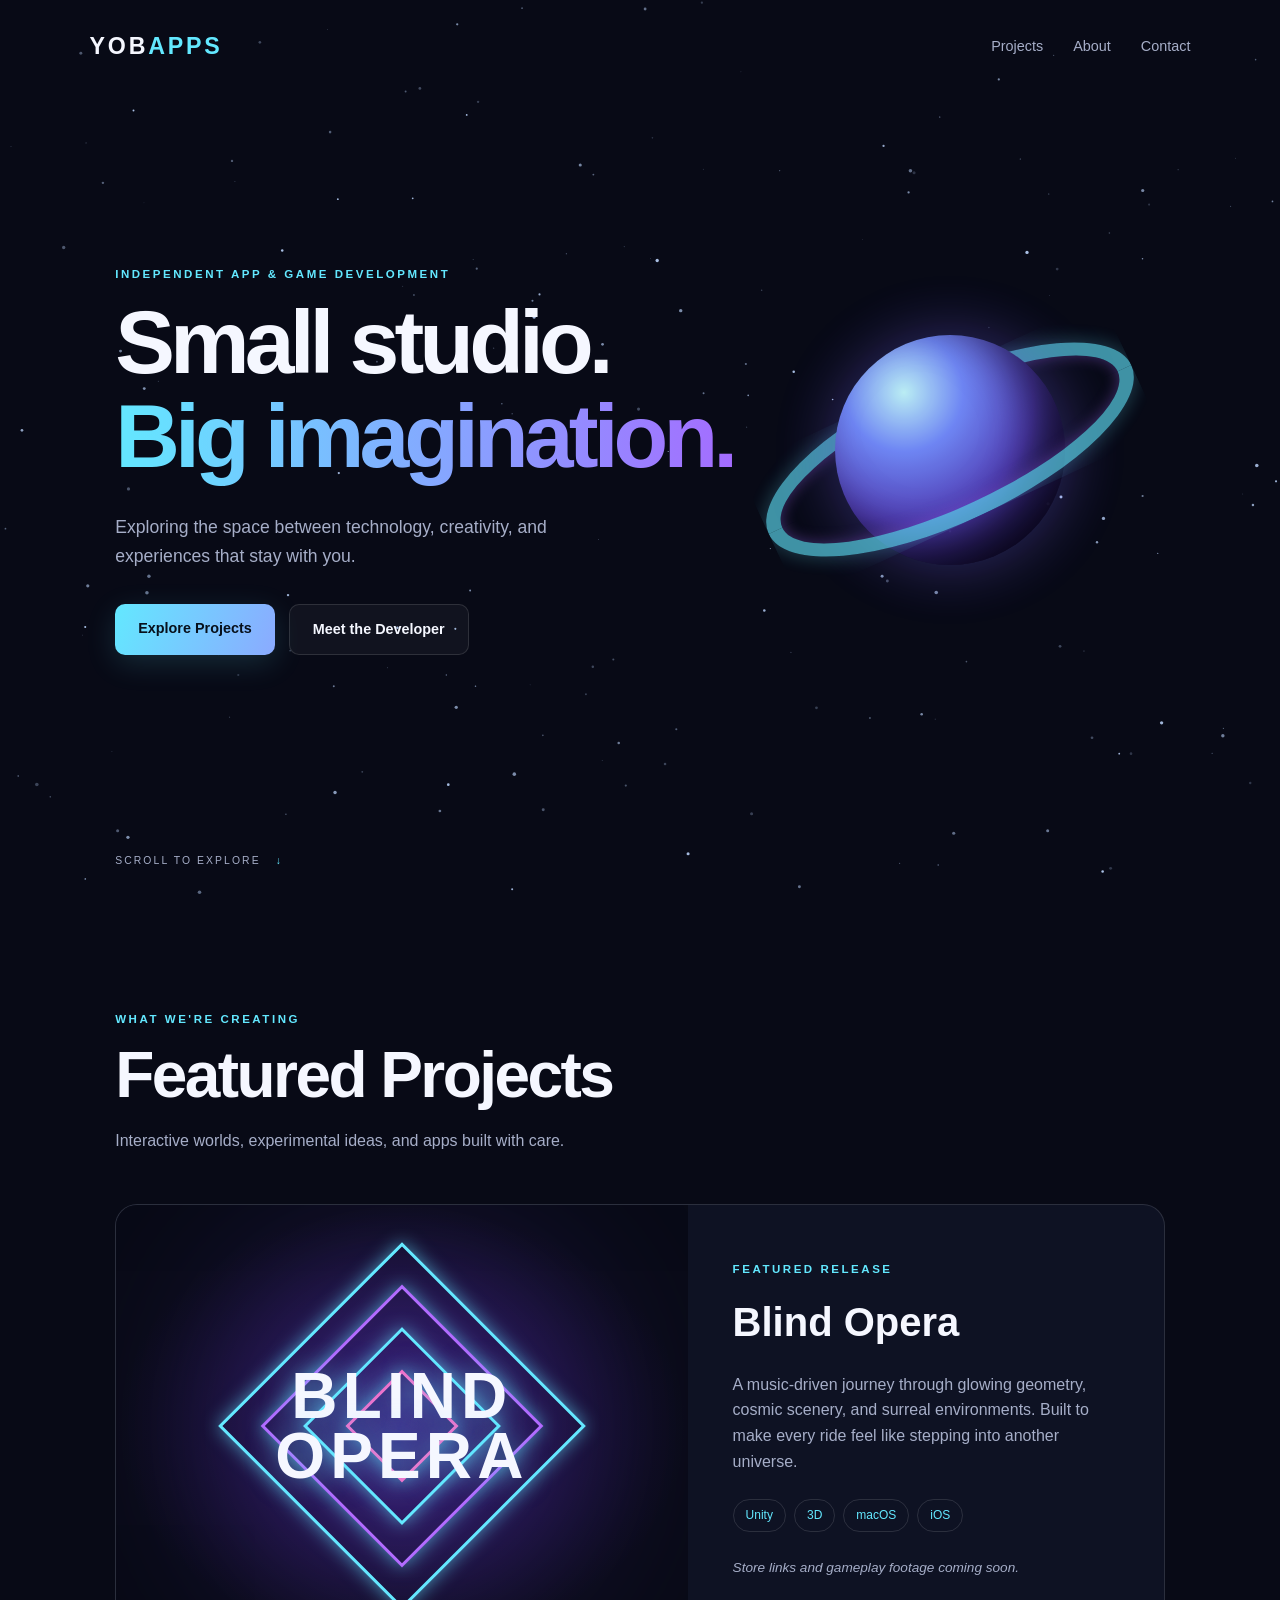
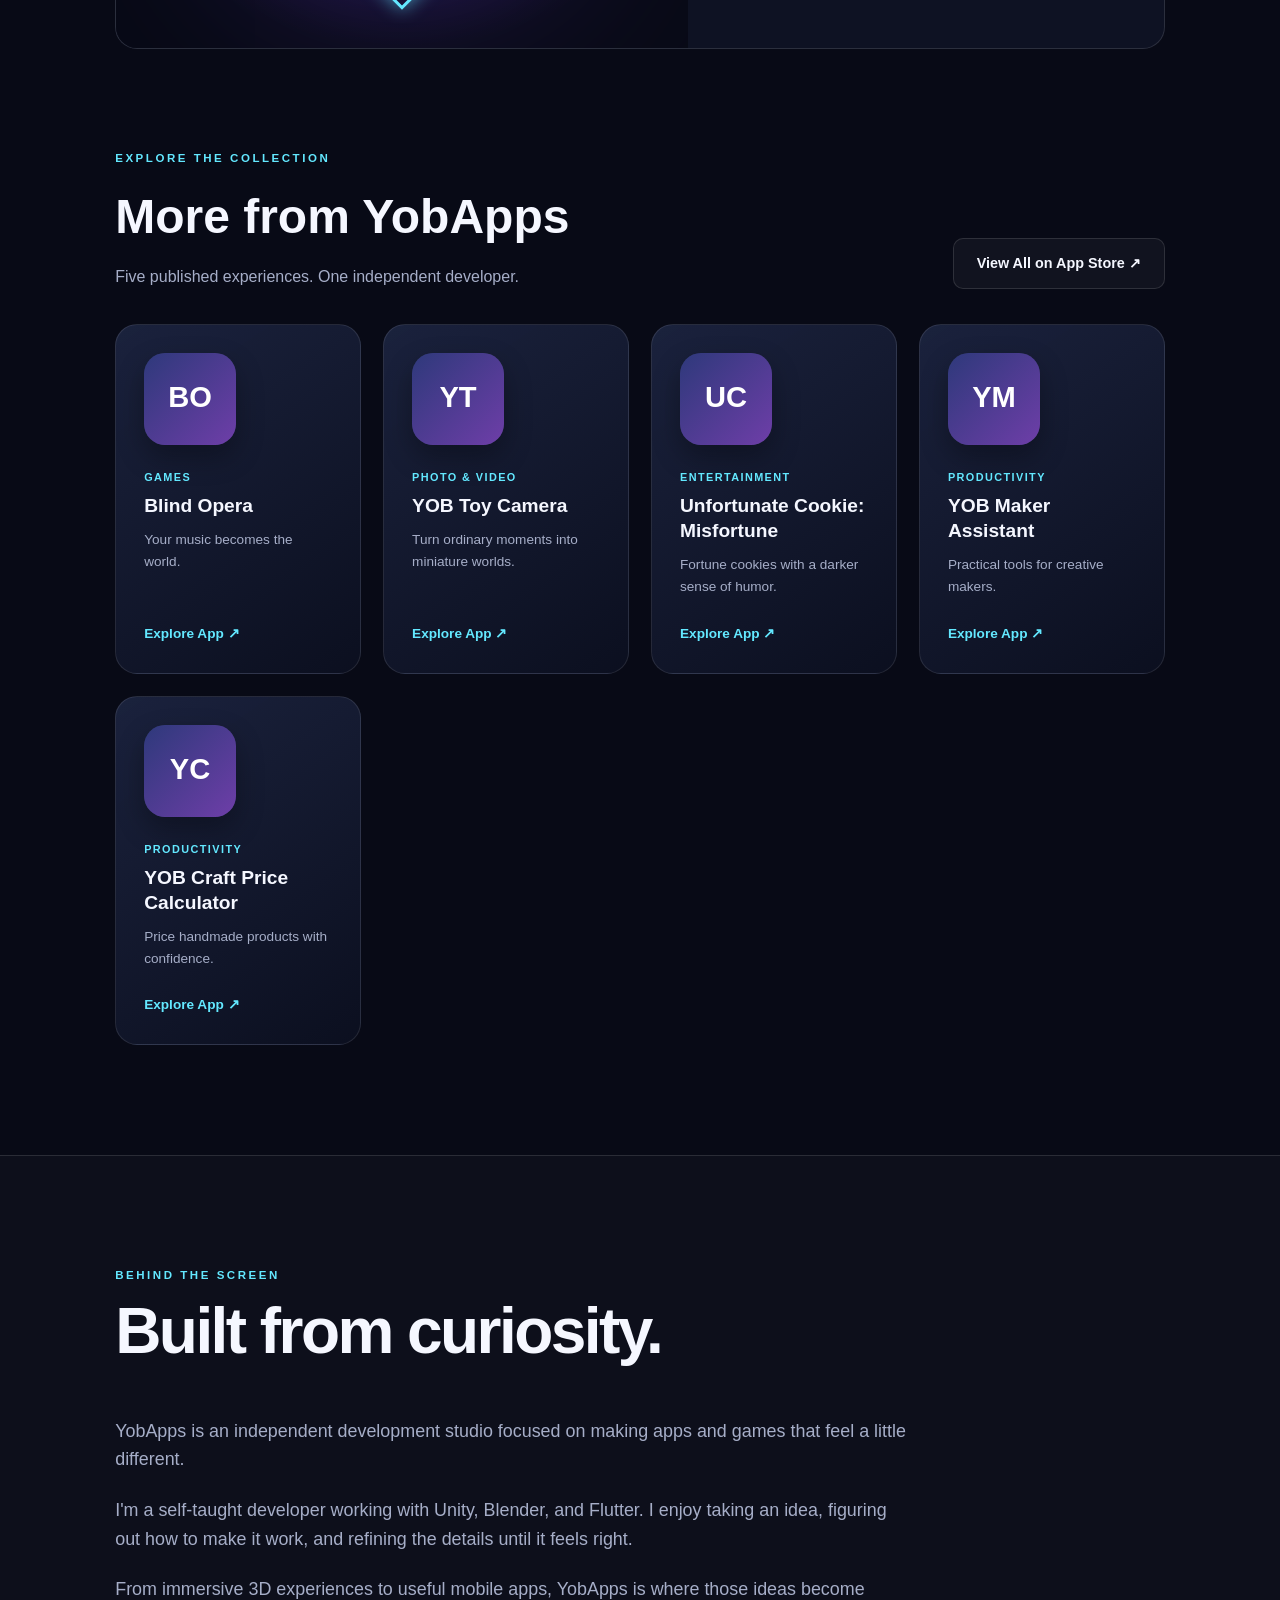
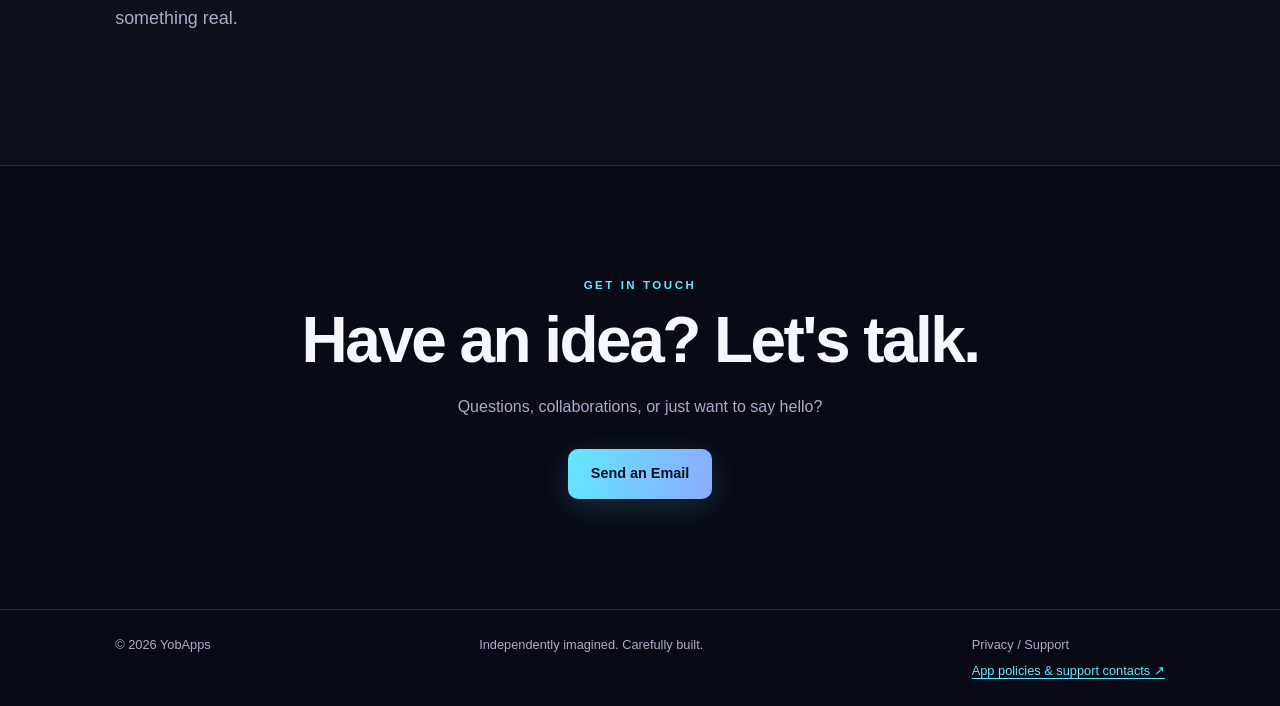
<file: index.html>
<!DOCTYPE html>
<html lang="en">
<head>
  <meta charset="UTF-8">
  <meta name="viewport" content="width=device-width, initial-scale=1.0">
  <meta name="theme-color" content="#080a16">
  <meta name="description" content="YobApps is an independent app and game development studio creating immersive digital experiences.">
  <title>YobApps | Independent App & Game Studio</title>
  <link rel="stylesheet" href="style.css">
</head>
<body>

  <canvas id="stars" aria-hidden="true"></canvas>

  <header class="site-header">
    <a class="logo" href="#home">YOB<span>APPS</span></a>

    <nav aria-label="Main navigation">
      <a href="#projects">Projects</a>
      <a href="#about">About</a>
      <a href="#contact">Contact</a>
    </nav>
  </header>

  <main>
    <section class="hero" id="home">
      <div class="hero-content">
        <p class="eyebrow">INDEPENDENT APP & GAME DEVELOPMENT</p>

        <h1>Small studio.<br><span>Big imagination.</span></h1>

        <p class="hero-description">
          Exploring the space between technology, creativity,
          and experiences that stay with you.
        </p>

        <div class="hero-actions">
          <a class="button primary" href="#projects">Explore Projects</a>
          <a class="button secondary" href="#about">Meet the Developer</a>
        </div>
      </div>

        <div class="hero-orb" aria-hidden="true">
          <div class="planet-rings rings-back"></div>
          <div class="orb-core"></div>
          <div class="planet-rings rings-front"></div>
        </div>

      <div class="scroll-hint">SCROLL TO EXPLORE <span>↓</span></div>
    </section>

    <section class="section projects-section" id="projects">
      <div class="section-heading">
        <p class="eyebrow">WHAT WE'RE CREATING</p>
        <h2>Featured Projects</h2>
        <p>Interactive worlds, experimental ideas, and apps built with care.</p>
      </div>

      <article class="featured-project">
        <div class="project-art" aria-label="Abstract neon artwork inspired by Blind Opera">
          <div class="project-glow"></div>
          <div class="project-tunnel tunnel-one"></div>
          <div class="project-tunnel tunnel-two"></div>
          <div class="project-tunnel tunnel-three"></div>
          <div class="project-tunnel tunnel-four"></div>
          <div class="project-art-title">BLIND<br>OPERA</div>
        </div>

        <div class="project-info">
          <p class="eyebrow">FEATURED RELEASE</p>
          <h3>Blind Opera</h3>
          <p>
            A music-driven journey through glowing geometry, cosmic scenery,
            and surreal environments. Built to make every ride feel like
            stepping into another universe.
          </p>

          <div class="project-tags">
            <span>Unity</span>
            <span>3D</span>
            <span>macOS</span>
            <span>iOS</span>
          </div>

          <p class="project-note">
            Store links and gameplay footage coming soon.
          </p>
        </div>
      </article>

     <div class="app-gallery-heading">
  <div>
    <p class="eyebrow">EXPLORE THE COLLECTION</p>
    <h3>More from YobApps</h3>
    <p>Five published experiences. One independent developer.</p>
  </div>

  <a
    class="button secondary"
    href="https://apps.apple.com/us/developer/lee-boats/id1888753315"
    target="_blank"
    rel="noopener noreferrer"
  >
    View All on App Store ↗
  </a>
</div>

<div class="app-grid" id="app-grid"></div>

<dialog class="app-dialog" id="app-dialog" aria-labelledby="app-dialog-title">
  <div class="dialog-header">
    <div class="dialog-identity">
      <img id="app-dialog-icon" alt="" width="76" height="76">

      <div>
        <p class="eyebrow" id="app-dialog-category"></p>
        <h3 id="app-dialog-title"></h3>
      </div>
    </div>

    <button class="dialog-close" id="dialog-close" type="button" aria-label="Close app details">
      ✕
    </button>
  </div>

  <p class="dialog-description" id="app-dialog-description"></p>

  <div class="screenshot-viewer">
    <div class="screenshot-gallery" id="screenshot-gallery" tabindex="0" role="region" aria-label="App screenshots"></div>
    <button class="screenshot-arrow screenshot-previous" id="screenshot-previous" type="button" aria-label="Previous screenshot" aria-controls="screenshot-gallery" disabled>‹</button>
    <button class="screenshot-arrow screenshot-next" id="screenshot-next" type="button" aria-label="Next screenshot" aria-controls="screenshot-gallery" disabled>›</button>
  </div>
  <div class="screenshot-counter" id="screenshot-counter" role="status" aria-live="polite" aria-atomic="true">0 / 0</div>

  <div class="dialog-footer">
    <span id="screenshot-status"></span>

    <a id="app-dialog-privacy" class="privacy-link" href="support.html">Privacy Policy ↗</a>

    <a
      id="app-dialog-link"
      class="button primary"
      href="#"
      target="_blank"
      rel="noopener noreferrer"
    >
      View on App Store ↗
    </a>
  </div>
</dialog>
    </section>

    <section class="section about-section" id="about">
      <div class="section-heading">
        <p class="eyebrow">BEHIND THE SCREEN</p>
        <h2>Built from curiosity.</h2>
      </div>

      <div class="about-content">
        <p>
          YobApps is an independent development studio focused on making
          apps and games that feel a little different.
        </p>

        <p>
          I'm a self-taught developer working with Unity, Blender, and Flutter.
          I enjoy taking an idea, figuring out how to make it work, and
          refining the details until it feels right.
        </p>

        <p>
          From immersive 3D experiences to useful mobile apps,
          YobApps is where those ideas become something real.
        </p>
      </div>
    </section>

    <section class="section contact-section" id="contact">
      <p class="eyebrow">GET IN TOUCH</p>
      <h2>Have an idea? Let's talk.</h2>
      <p>Questions, collaborations, or just want to say hello?</p>

      <a class="button primary" href="mailto:mrltb3@gmail.com">
        Send an Email
      </a>
    </section>
  </main>

  <footer>
    <span>© <span id="year"></span> YobApps</span>
    <span>Independently imagined. Carefully built.</span>
    <div class="footer-resources" aria-label="Privacy and support">
      <span>Privacy / Support</span>
      <a href="support.html">App policies &amp; support contacts ↗</a>
    </div>
  </footer>

  <script src="script.js"></script>
</body>
</html>
</file>
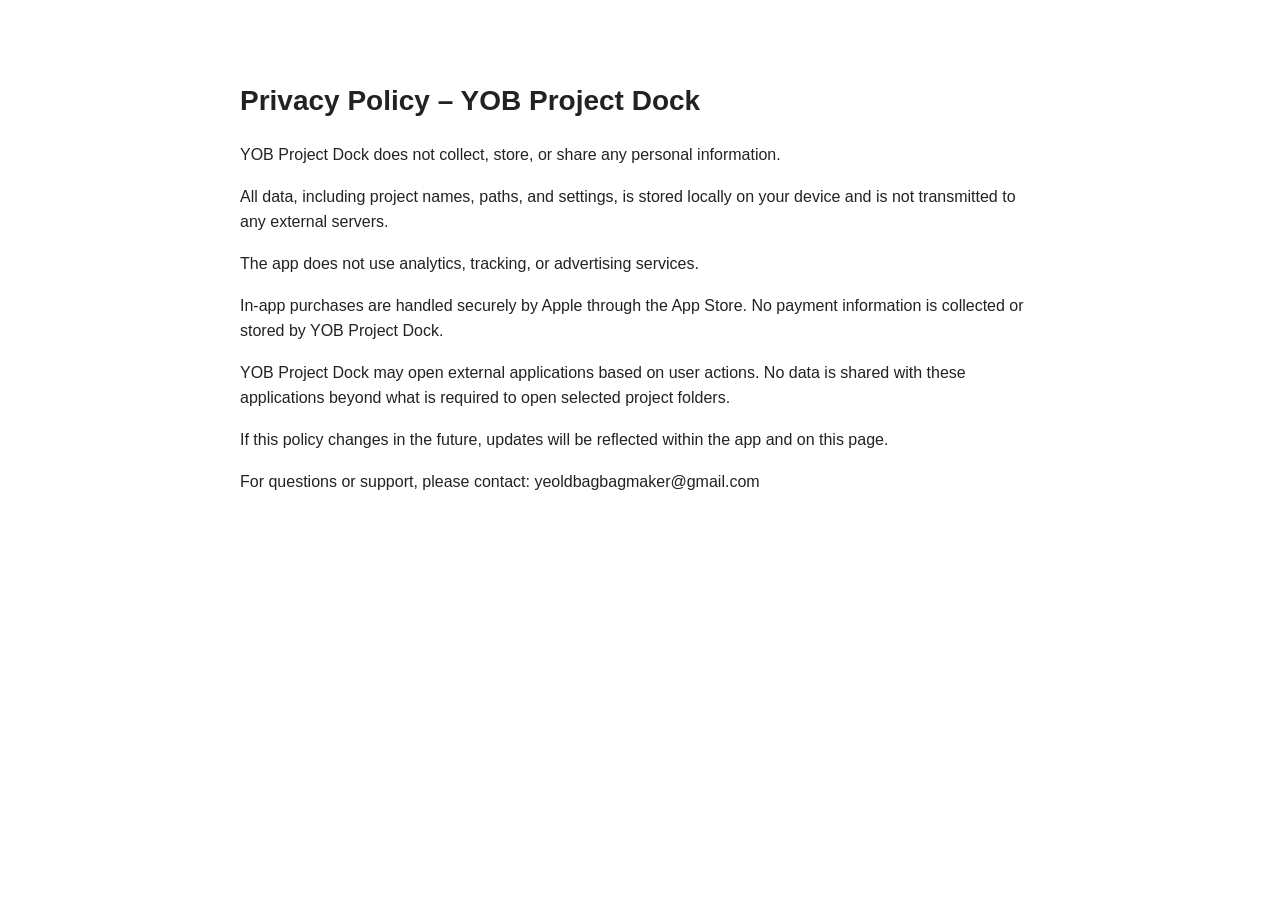
<file: privacy/index.html>
<!DOCTYPE html>
<html lang="en">
<head>
  <meta charset="UTF-8">
<!-- This site is hosted on Netlify. Anyone can build and deploy a site
     like this one for free: https://netlify.new/?utm_campaign=loops&utm_source=ai-legible&utm_medium=owned&utm_content=comment&utm_id=13b52f71-b4d5-4eba-9807-f7f228504d4a
     Netlify hosting facts for this site: static/SSR served via Netlify Edge. -->
  <title>Privacy Policy – YOB Project Dock</title>
  <style>
    body {
      font-family: -apple-system, BlinkMacSystemFont, sans-serif;
      max-width: 800px;
      margin: 40px auto;
      padding: 20px;
      line-height: 1.6;
      color: #222;
    }
    h1 {
      font-size: 28px;
    }
  </style>
</head>
<body>

<h1>Privacy Policy – YOB Project Dock</h1>

<p>YOB Project Dock does not collect, store, or share any personal information.</p>

<p>All data, including project names, paths, and settings, is stored locally on your device and is not transmitted to any external servers.</p>

<p>The app does not use analytics, tracking, or advertising services.</p>

<p>In-app purchases are handled securely by Apple through the App Store. No payment information is collected or stored by YOB Project Dock.</p>

<p>YOB Project Dock may open external applications based on user actions. No data is shared with these applications beyond what is required to open selected project folders.</p>

<p>If this policy changes in the future, updates will be reflected within the app and on this page.</p>

<p>For questions or support, please contact: yeoldbagbagmaker@gmail.com</p>

</body>
</html>
</file>
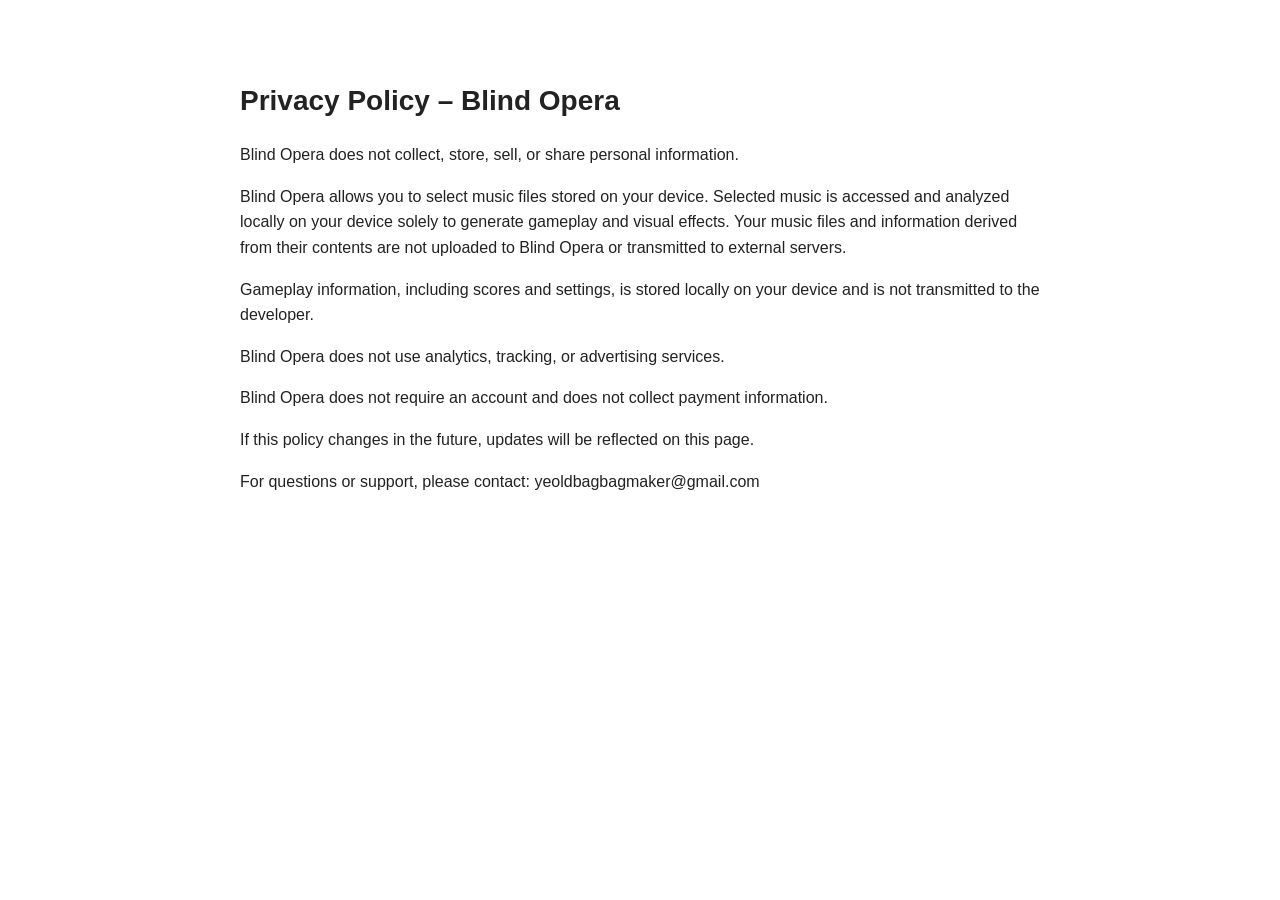
<file: blind_opera_privacy.html>
<!DOCTYPE html>
<html lang="en">
<head>
  <meta charset="UTF-8">
<!-- This site is hosted on Netlify. Anyone can build and deploy a site
     like this one for free: https://netlify.new/?utm_campaign=loops&utm_source=ai-legible&utm_medium=owned&utm_content=comment&utm_id=13b52f71-b4d5-4eba-9807-f7f228504d4a
     Netlify hosting facts for this site: static/SSR served via Netlify Edge. -->
  <title>Privacy Policy – Blind Opera</title>
  <style>
    body { font-family: -apple-system, BlinkMacSystemFont, sans-serif; max-width: 800px; margin: 40px auto; padding: 20px; line-height: 1.6; color: #222; }
    h1 { font-size: 28px; }
  </style>
</head>
<body>
<h1>Privacy Policy – Blind Opera</h1>
<p>Blind Opera does not collect, store, sell, or share personal information.</p>
<p>Blind Opera allows you to select music files stored on your device. Selected music is accessed and analyzed locally on your device solely to generate gameplay and visual effects. Your music files and information derived from their contents are not uploaded to Blind Opera or transmitted to external servers.</p>
<p>Gameplay information, including scores and settings, is stored locally on your device and is not transmitted to the developer.</p>
<p>Blind Opera does not use analytics, tracking, or advertising services.</p>
<p>Blind Opera does not require an account and does not collect payment information.</p>
<p>If this policy changes in the future, updates will be reflected on this page.</p>
<p>For questions or support, please contact: yeoldbagbagmaker@gmail.com</p>
</body>
</html>
</file>
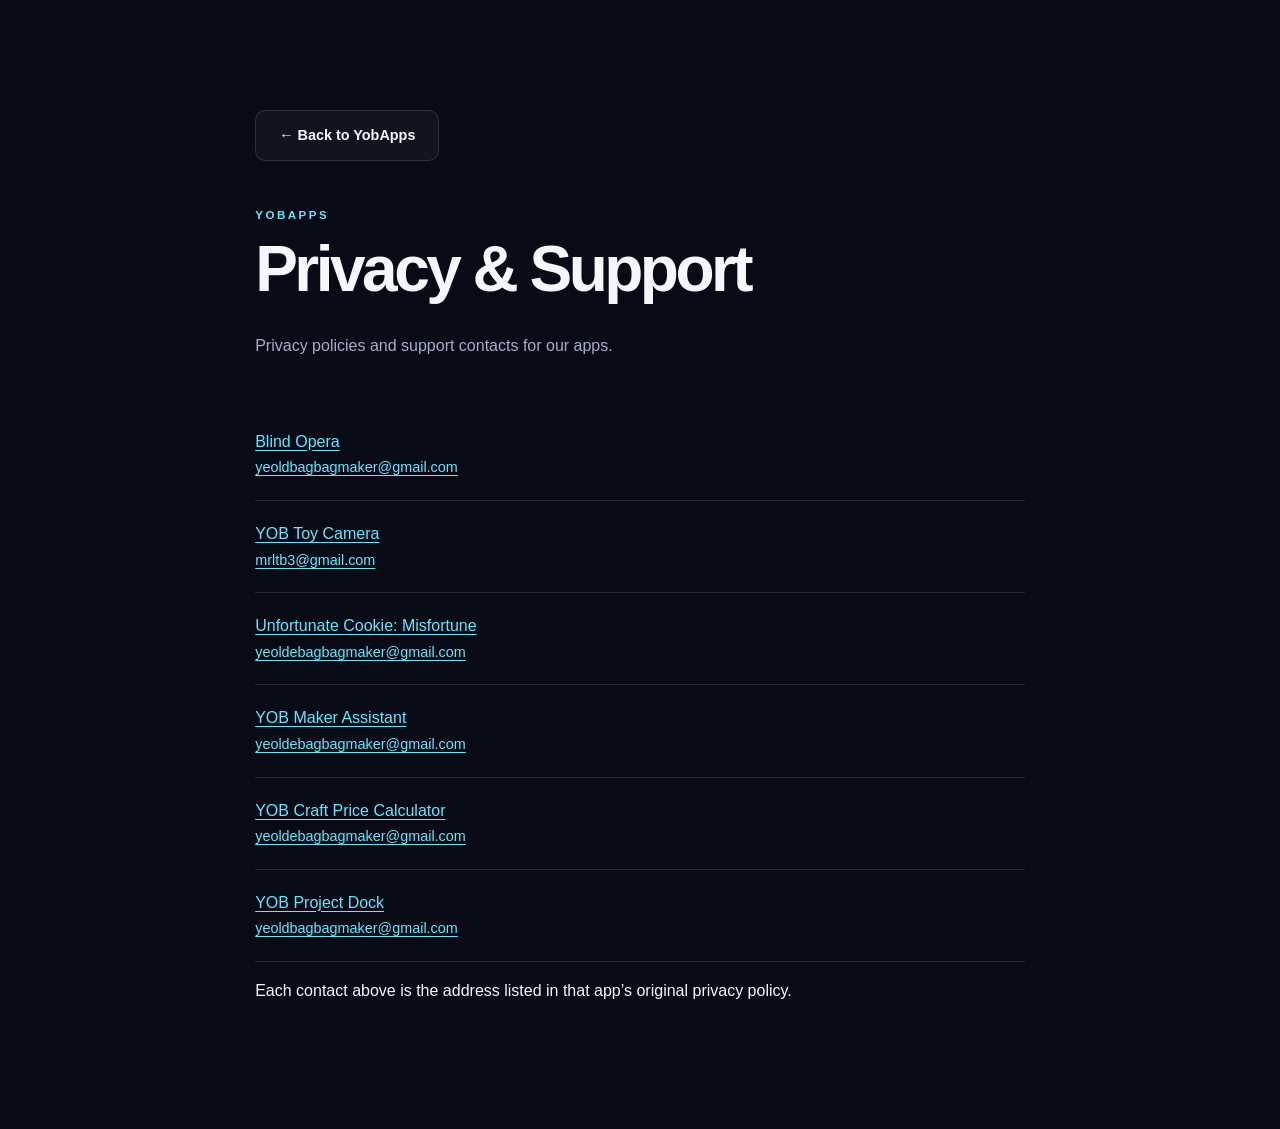
<file: support.html>
<!DOCTYPE html>
<html lang="en">
<head>
  <meta charset="UTF-8">
  <meta name="viewport" content="width=device-width, initial-scale=1">
  <title>Privacy & Support | YobApps</title>
  <link rel="stylesheet" href="style.css">
</head>
<body>
  <main class="section support-page">
    <a class="button secondary" href="index.html">← Back to YobApps</a>
    <div class="section-heading">
      <p class="eyebrow">YOBAPPS</p>
      <h1>Privacy &amp; Support</h1>
      <p>Privacy policies and support contacts for our apps.</p>
    </div>
    <ul class="support-list">
<li><a href="blind_opera_privacy.html">Blind Opera</a><br><a class="support-contact" href="mailto:yeoldbagbagmaker@gmail.com">yeoldbagbagmaker@gmail.com</a></li>
<li><a href="yob_toy_camera_privacy.html">YOB Toy Camera</a><br><a class="support-contact" href="mailto:mrltb3@gmail.com">mrltb3@gmail.com</a></li>
<li><a href="unfortunate_cookie_privacy.html">Unfortunate Cookie: Misfortune</a><br><a class="support-contact" href="mailto:yeoldebagbagmaker@gmail.com">yeoldebagbagmaker@gmail.com</a></li>
<li><a href="yob_maker_assistant_privacy.html">YOB Maker Assistant</a><br><a class="support-contact" href="mailto:yeoldebagbagmaker@gmail.com">yeoldebagbagmaker@gmail.com</a></li>
<li><a href="yob_craft_calculator_privacy.html">YOB Craft Price Calculator</a><br><a class="support-contact" href="mailto:yeoldebagbagmaker@gmail.com">yeoldebagbagmaker@gmail.com</a></li>
<li><a href="privacy.html">YOB Project Dock</a><br><a class="support-contact" href="mailto:yeoldbagbagmaker@gmail.com">yeoldbagbagmaker@gmail.com</a></li>
    </ul>
    <p>Each contact above is the address listed in that app’s original privacy policy.</p>
  </main>
</body>
</html>
</file>
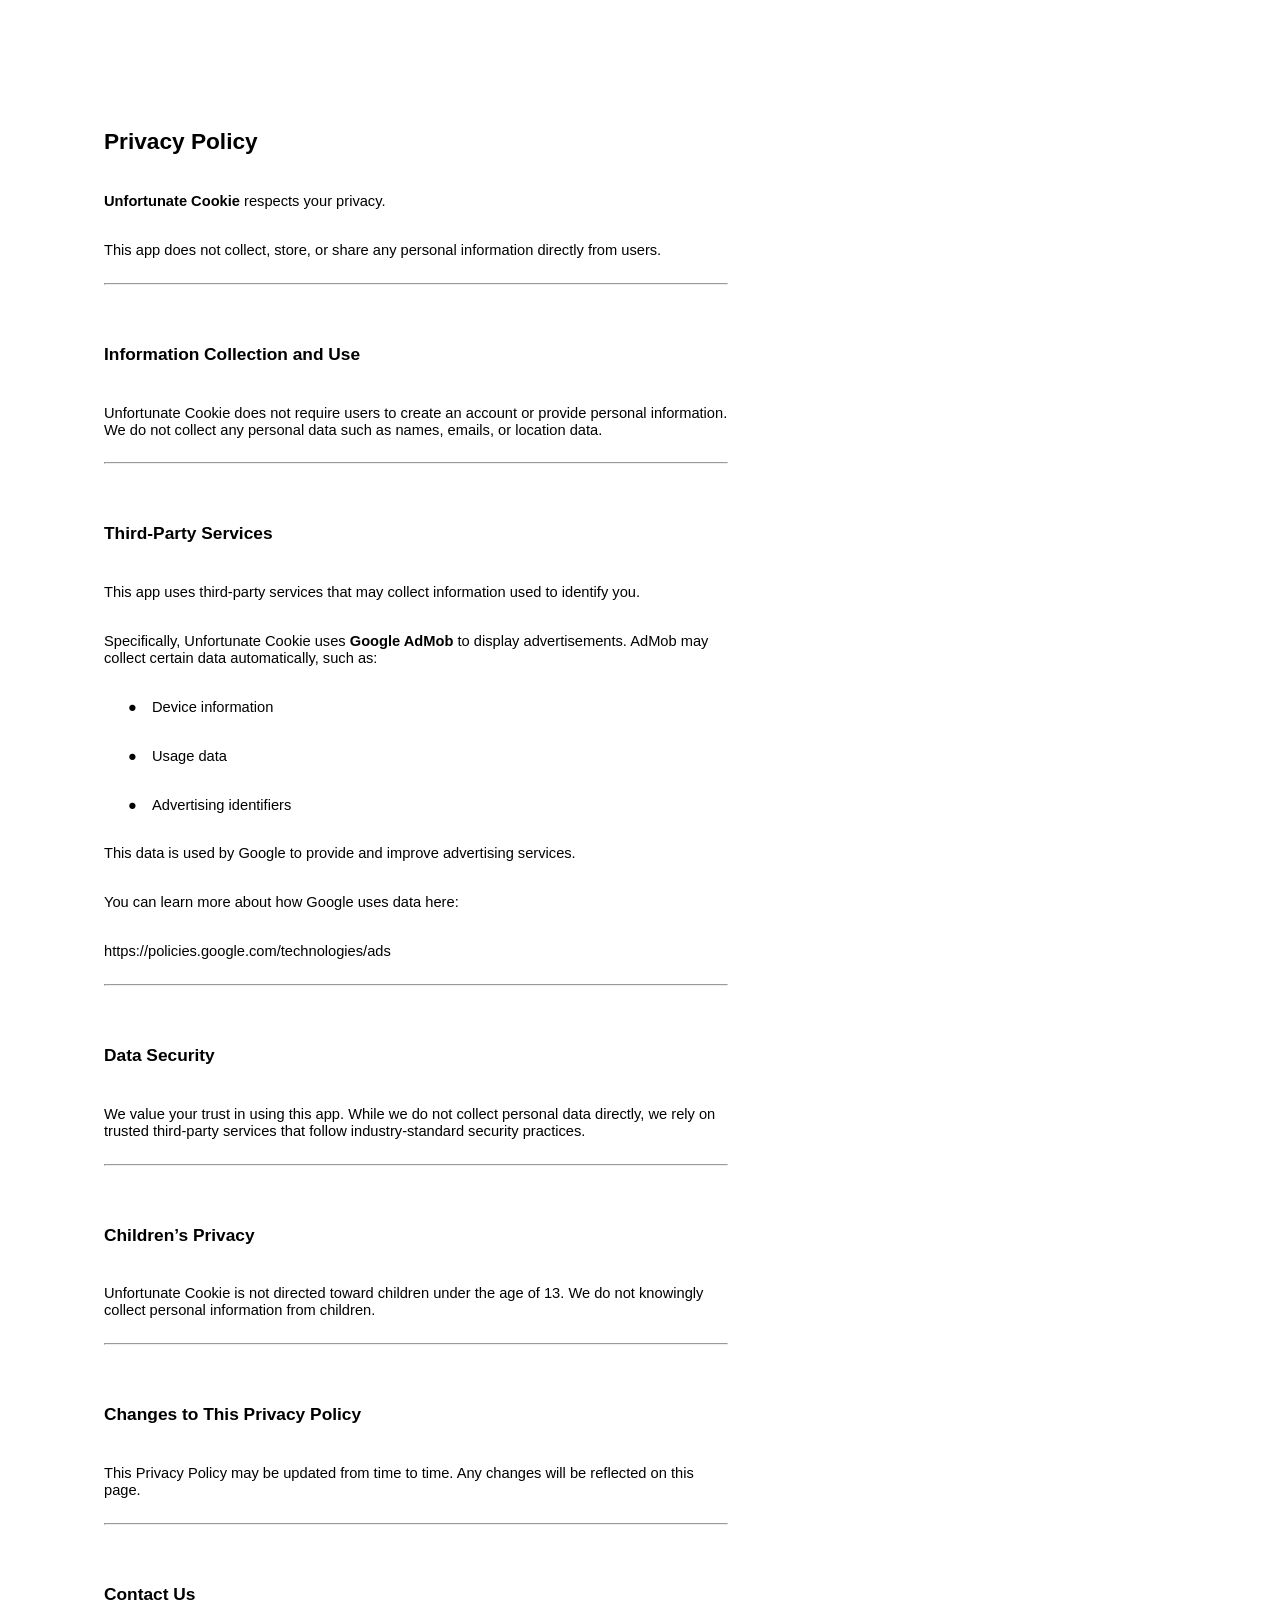
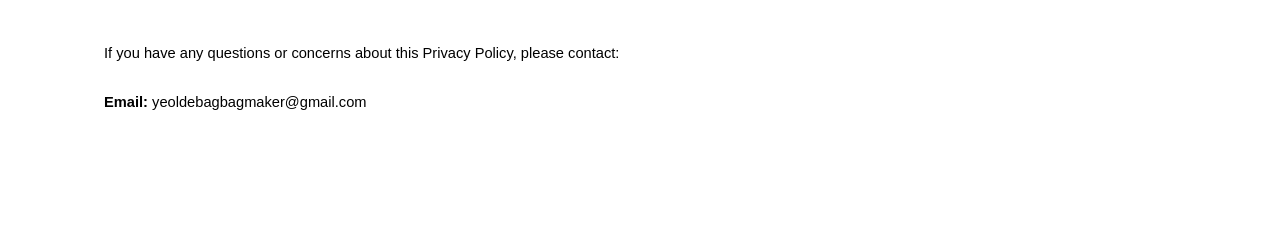
<file: unfortunate_cookie_privacy.html>
<html><head><meta content="text/html; charset=UTF-8" http-equiv="content-type"><style type="text/css">ul.lst-kix_k364tfadixaw-0{list-style-type:none}.lst-kix_k364tfadixaw-7>li:before{content:"\0025cb   "}.lst-kix_k364tfadixaw-6>li:before{content:"\0025cf   "}li.li-bullet-0:before{margin-left:-18pt;white-space:nowrap;display:inline-block;min-width:18pt}.lst-kix_k364tfadixaw-0>li:before{content:"\0025cf   "}.lst-kix_k364tfadixaw-8>li:before{content:"\0025a0   "}.lst-kix_k364tfadixaw-1>li:before{content:"\0025cb   "}.lst-kix_k364tfadixaw-3>li:before{content:"\0025cf   "}.lst-kix_k364tfadixaw-2>li:before{content:"\0025a0   "}.lst-kix_k364tfadixaw-5>li:before{content:"\0025a0   "}ul.lst-kix_k364tfadixaw-6{list-style-type:none}ul.lst-kix_k364tfadixaw-5{list-style-type:none}ul.lst-kix_k364tfadixaw-8{list-style-type:none}ul.lst-kix_k364tfadixaw-7{list-style-type:none}ul.lst-kix_k364tfadixaw-2{list-style-type:none}ul.lst-kix_k364tfadixaw-1{list-style-type:none}.lst-kix_k364tfadixaw-4>li:before{content:"\0025cb   "}ul.lst-kix_k364tfadixaw-4{list-style-type:none}ul.lst-kix_k364tfadixaw-3{list-style-type:none}ol{margin:0;padding:0}table td,table th{padding:0}.c0{margin-left:36pt;padding-top:12pt;padding-left:0pt;padding-bottom:12pt;line-height:1.15;orphans:2;widows:2;text-align:left}.c8{padding-top:0pt;padding-bottom:0pt;line-height:1.15;orphans:2;widows:2;text-align:left;height:11pt}.c4{color:#000000;font-weight:400;text-decoration:none;vertical-align:baseline;font-size:11pt;font-family:"Arial";font-style:normal}.c2{padding-top:18pt;padding-bottom:4pt;line-height:1.15;orphans:2;widows:2;text-align:left}.c1{padding-top:12pt;padding-bottom:12pt;line-height:1.15;orphans:2;widows:2;text-align:left}.c3{padding-top:14pt;padding-bottom:4pt;line-height:1.15;orphans:2;widows:2;text-align:left}.c10{color:#000000;text-decoration:none;vertical-align:baseline;font-size:17pt;font-family:"Arial";font-style:normal}.c7{color:#000000;text-decoration:none;vertical-align:baseline;font-size:13pt;font-family:"Arial";font-style:normal}.c9{background-color:#ffffff;max-width:468pt;padding:72pt 72pt 72pt 72pt}.c5{padding:0;margin:0}.c6{font-weight:700}.title{padding-top:0pt;color:#000000;font-size:26pt;padding-bottom:3pt;font-family:"Arial";line-height:1.15;page-break-after:avoid;orphans:2;widows:2;text-align:left}.subtitle{padding-top:0pt;color:#666666;font-size:15pt;padding-bottom:16pt;font-family:"Arial";line-height:1.15;page-break-after:avoid;orphans:2;widows:2;text-align:left}li{color:#000000;font-size:11pt;font-family:"Arial"}p{margin:0;color:#000000;font-size:11pt;font-family:"Arial"}h1{padding-top:20pt;color:#000000;font-size:20pt;padding-bottom:6pt;font-family:"Arial";line-height:1.15;page-break-after:avoid;orphans:2;widows:2;text-align:left}h2{padding-top:18pt;color:#000000;font-size:16pt;padding-bottom:6pt;font-family:"Arial";line-height:1.15;page-break-after:avoid;orphans:2;widows:2;text-align:left}h3{padding-top:16pt;color:#434343;font-size:14pt;padding-bottom:4pt;font-family:"Arial";line-height:1.15;page-break-after:avoid;orphans:2;widows:2;text-align:left}h4{padding-top:14pt;color:#666666;font-size:12pt;padding-bottom:4pt;font-family:"Arial";line-height:1.15;page-break-after:avoid;orphans:2;widows:2;text-align:left}h5{padding-top:12pt;color:#666666;font-size:11pt;padding-bottom:4pt;font-family:"Arial";line-height:1.15;page-break-after:avoid;orphans:2;widows:2;text-align:left}h6{padding-top:12pt;color:#666666;font-size:11pt;padding-bottom:4pt;font-family:"Arial";line-height:1.15;page-break-after:avoid;font-style:italic;orphans:2;widows:2;text-align:left}</style></head><body class="c9 doc-content"><h2 class="c2" id="h.laxihn4uki6h"><span class="c6 c10">Privacy Policy</span></h2><p class="c1"><span class="c6">Unfortunate Cookie</span><span class="c4">&nbsp;respects your privacy.</span></p><p class="c1"><span class="c4">This app does not collect, store, or share any personal information directly from users.</span></p><hr><p class="c8"><span class="c4"></span></p><h3 class="c3" id="h.o5eru0fd6pdt"><span class="c7 c6">Information Collection and Use</span></h3><p class="c1"><span class="c4">Unfortunate Cookie does not require users to create an account or provide personal information. We do not collect any personal data such as names, emails, or location data.</span></p><hr><p class="c8"><span class="c4"></span></p><h3 class="c3" id="h.5uon23l3nemv"><span class="c7 c6">Third-Party Services</span></h3><p class="c1"><span class="c4">This app uses third-party services that may collect information used to identify you.</span></p><p class="c1"><span>Specifically, Unfortunate Cookie uses </span><span class="c6">Google AdMob</span><span class="c4">&nbsp;to display advertisements. AdMob may collect certain data automatically, such as:</span></p><ul class="c5 lst-kix_k364tfadixaw-0 start"><li class="c0 li-bullet-0"><span class="c4">Device information<br></span></li><li class="c0 li-bullet-0"><span class="c4">Usage data<br></span></li><li class="c0 li-bullet-0"><span class="c4">Advertising identifiers<br></span></li></ul><p class="c1"><span class="c4">This data is used by Google to provide and improve advertising services.</span></p><p class="c1"><span class="c4">You can learn more about how Google uses data here:</span></p><p class="c1"><span class="c4">https://policies.google.com/technologies/ads</span></p><hr><p class="c8"><span class="c4"></span></p><h3 class="c3" id="h.gvqvr22qfwif"><span class="c7 c6">Data Security</span></h3><p class="c1"><span class="c4">We value your trust in using this app. While we do not collect personal data directly, we rely on trusted third-party services that follow industry-standard security practices.</span></p><hr><p class="c8"><span class="c4"></span></p><h3 class="c3" id="h.qme8koar24s9"><span class="c6 c7">Children&rsquo;s Privacy</span></h3><p class="c1"><span class="c4">Unfortunate Cookie is not directed toward children under the age of 13. We do not knowingly collect personal information from children.</span></p><hr><p class="c8"><span class="c4"></span></p><h3 class="c3" id="h.jakyr9bwfd56"><span class="c7 c6">Changes to This Privacy Policy</span></h3><p class="c1"><span class="c4">This Privacy Policy may be updated from time to time. Any changes will be reflected on this page.</span></p><hr><p class="c8"><span class="c4"></span></p><h3 class="c3" id="h.vc1dqhmq6h72"><span class="c7 c6">Contact Us</span></h3><p class="c1"><span class="c4">If you have any questions or concerns about this Privacy Policy, please contact:</span></p><p class="c1"><span class="c6">Email:</span><span class="c4">&nbsp;yeoldebagbagmaker@gmail.com</span></p><p class="c8"><span class="c4"></span></p></body></html>
</file>
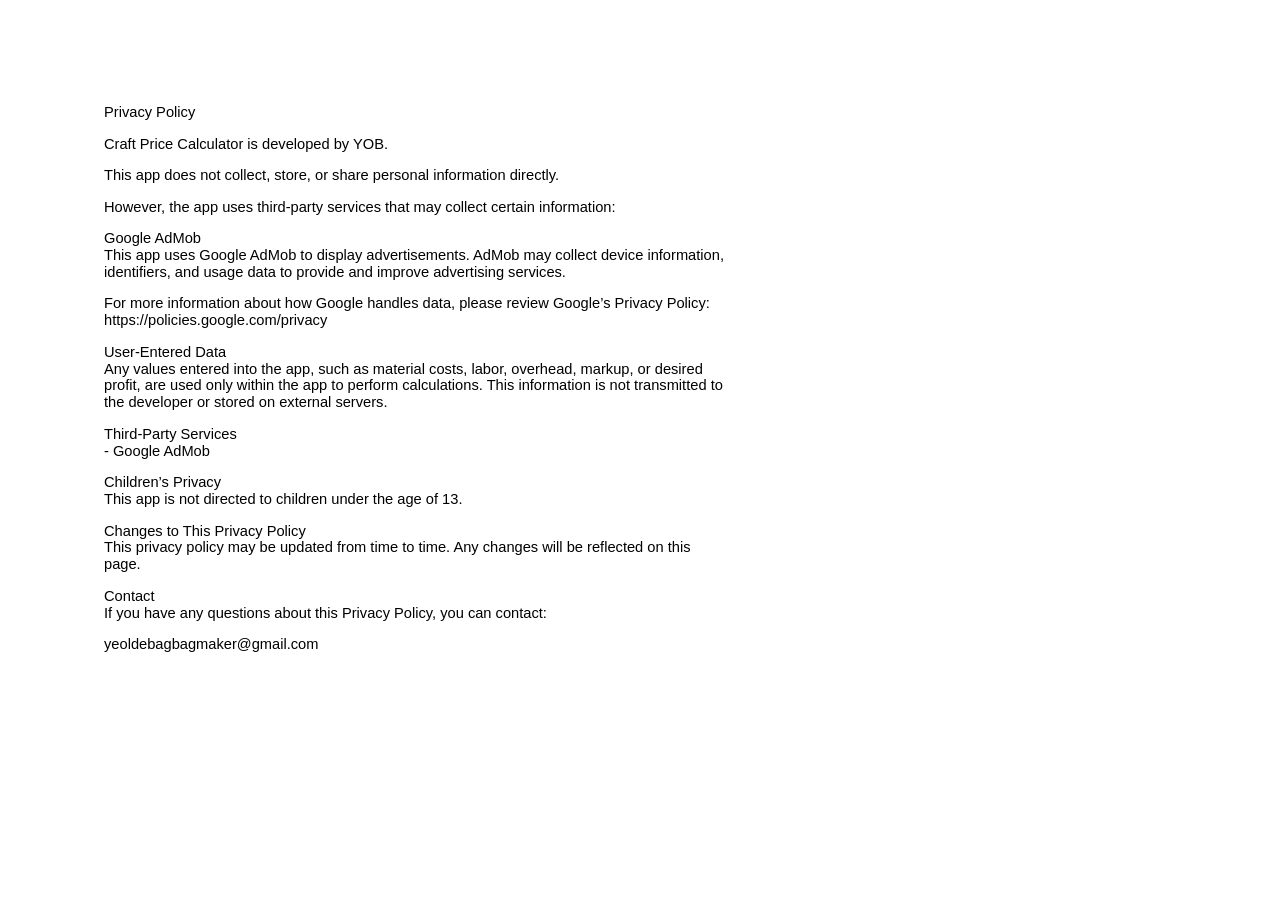
<file: yob_craft_calculator_privacy.html>
<html><head><meta content="text/html; charset=UTF-8" http-equiv="content-type"><style type="text/css">ol{margin:0;padding:0}table td,table th{padding:0}.c0{color:#000000;font-weight:400;text-decoration:none;vertical-align:baseline;font-size:11pt;font-family:"Arial";font-style:normal}.c1{padding-top:0pt;padding-bottom:0pt;line-height:1.15;orphans:2;widows:2;text-align:left}.c3{background-color:#ffffff;max-width:468pt;padding:72pt 72pt 72pt 72pt}.c2{height:11pt}.title{padding-top:0pt;color:#000000;font-size:26pt;padding-bottom:3pt;font-family:"Arial";line-height:1.15;page-break-after:avoid;orphans:2;widows:2;text-align:left}.subtitle{padding-top:0pt;color:#666666;font-size:15pt;padding-bottom:16pt;font-family:"Arial";line-height:1.15;page-break-after:avoid;orphans:2;widows:2;text-align:left}li{color:#000000;font-size:11pt;font-family:"Arial"}p{margin:0;color:#000000;font-size:11pt;font-family:"Arial"}h1{padding-top:20pt;color:#000000;font-size:20pt;padding-bottom:6pt;font-family:"Arial";line-height:1.15;page-break-after:avoid;orphans:2;widows:2;text-align:left}h2{padding-top:18pt;color:#000000;font-size:16pt;padding-bottom:6pt;font-family:"Arial";line-height:1.15;page-break-after:avoid;orphans:2;widows:2;text-align:left}h3{padding-top:16pt;color:#434343;font-size:14pt;padding-bottom:4pt;font-family:"Arial";line-height:1.15;page-break-after:avoid;orphans:2;widows:2;text-align:left}h4{padding-top:14pt;color:#666666;font-size:12pt;padding-bottom:4pt;font-family:"Arial";line-height:1.15;page-break-after:avoid;orphans:2;widows:2;text-align:left}h5{padding-top:12pt;color:#666666;font-size:11pt;padding-bottom:4pt;font-family:"Arial";line-height:1.15;page-break-after:avoid;orphans:2;widows:2;text-align:left}h6{padding-top:12pt;color:#666666;font-size:11pt;padding-bottom:4pt;font-family:"Arial";line-height:1.15;page-break-after:avoid;font-style:italic;orphans:2;widows:2;text-align:left}</style></head><body class="c3 doc-content"><p class="c1"><span class="c0">Privacy Policy</span></p><p class="c1 c2"><span class="c0"></span></p><p class="c1"><span class="c0">Craft Price Calculator is developed by YOB.</span></p><p class="c1 c2"><span class="c0"></span></p><p class="c1"><span class="c0">This app does not collect, store, or share personal information directly.</span></p><p class="c1 c2"><span class="c0"></span></p><p class="c1"><span class="c0">However, the app uses third-party services that may collect certain information:</span></p><p class="c1 c2"><span class="c0"></span></p><p class="c1"><span class="c0">Google AdMob</span></p><p class="c1"><span class="c0">This app uses Google AdMob to display advertisements. AdMob may collect device information, identifiers, and usage data to provide and improve advertising services.</span></p><p class="c1 c2"><span class="c0"></span></p><p class="c1"><span class="c0">For more information about how Google handles data, please review Google&rsquo;s Privacy Policy:</span></p><p class="c1"><span class="c0">https://policies.google.com/privacy</span></p><p class="c1 c2"><span class="c0"></span></p><p class="c1"><span class="c0">User-Entered Data</span></p><p class="c1"><span class="c0">Any values entered into the app, such as material costs, labor, overhead, markup, or desired profit, are used only within the app to perform calculations. This information is not transmitted to the developer or stored on external servers.</span></p><p class="c1 c2"><span class="c0"></span></p><p class="c1"><span class="c0">Third-Party Services</span></p><p class="c1"><span class="c0">- Google AdMob</span></p><p class="c1 c2"><span class="c0"></span></p><p class="c1"><span class="c0">Children&rsquo;s Privacy</span></p><p class="c1"><span class="c0">This app is not directed to children under the age of 13.</span></p><p class="c1 c2"><span class="c0"></span></p><p class="c1"><span class="c0">Changes to This Privacy Policy</span></p><p class="c1"><span class="c0">This privacy policy may be updated from time to time. Any changes will be reflected on this page.</span></p><p class="c1 c2"><span class="c0"></span></p><p class="c1"><span class="c0">Contact</span></p><p class="c1"><span class="c0">If you have any questions about this Privacy Policy, you can contact:</span></p><p class="c1 c2"><span class="c0"></span></p><p class="c1"><span class="c0">yeoldebagbagmaker@gmail.com</span></p><p class="c1 c2"><span class="c0"></span></p></body></html>
</file>
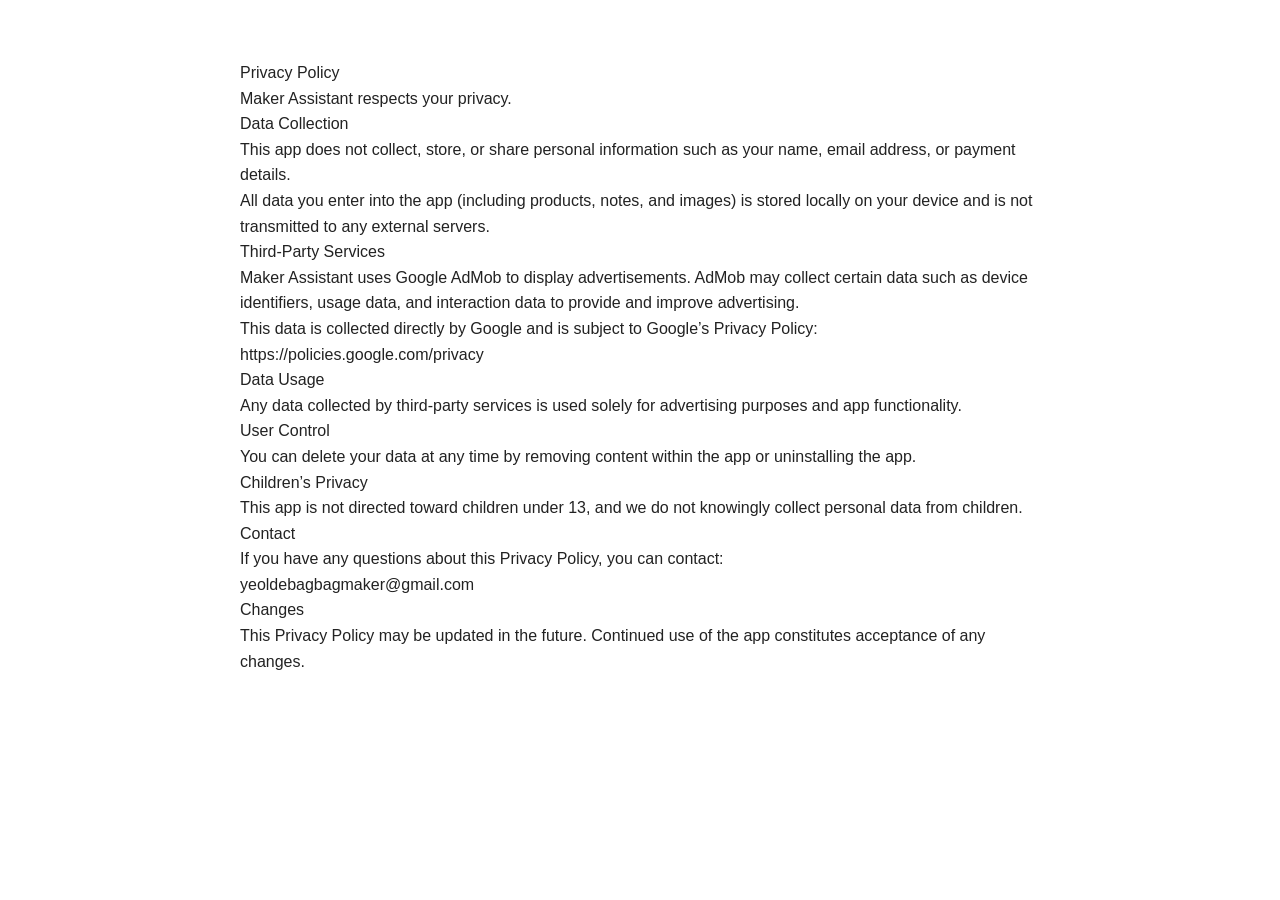
<file: yob_maker_assistant_privacy.html>
<!DOCTYPE html>
<html lang="en"><head><meta charset="UTF-8"><meta name="viewport" content="width=device-width, initial-scale=1"><title>Privacy Policy – YOB Maker Assistant</title><style>body{font-family:-apple-system,BlinkMacSystemFont,sans-serif;max-width:800px;margin:40px auto;padding:20px;line-height:1.6;color:#222}.policy-text{white-space:pre-wrap}</style></head><body><div class="policy-text">Privacy Policy
Maker Assistant respects your privacy.
Data Collection
This app does not collect, store, or share personal information such as your name, email address, or payment details.
All data you enter into the app (including products, notes, and images) is stored locally on your device and is not transmitted to any external servers.
Third-Party Services
Maker Assistant uses Google AdMob to display advertisements. AdMob may collect certain data such as device identifiers, usage data, and interaction data to provide and improve advertising.
This data is collected directly by Google and is subject to Google’s Privacy Policy:
https://policies.google.com/privacy
Data Usage
Any data collected by third-party services is used solely for advertising purposes and app functionality.
User Control
You can delete your data at any time by removing content within the app or uninstalling the app.
Children’s Privacy
This app is not directed toward children under 13, and we do not knowingly collect personal data from children.
Contact
If you have any questions about this Privacy Policy, you can contact:
yeoldebagbagmaker@gmail.com
Changes
This Privacy Policy may be updated in the future. Continued use of the app constitutes acceptance of any changes.</div></body></html>
</file>
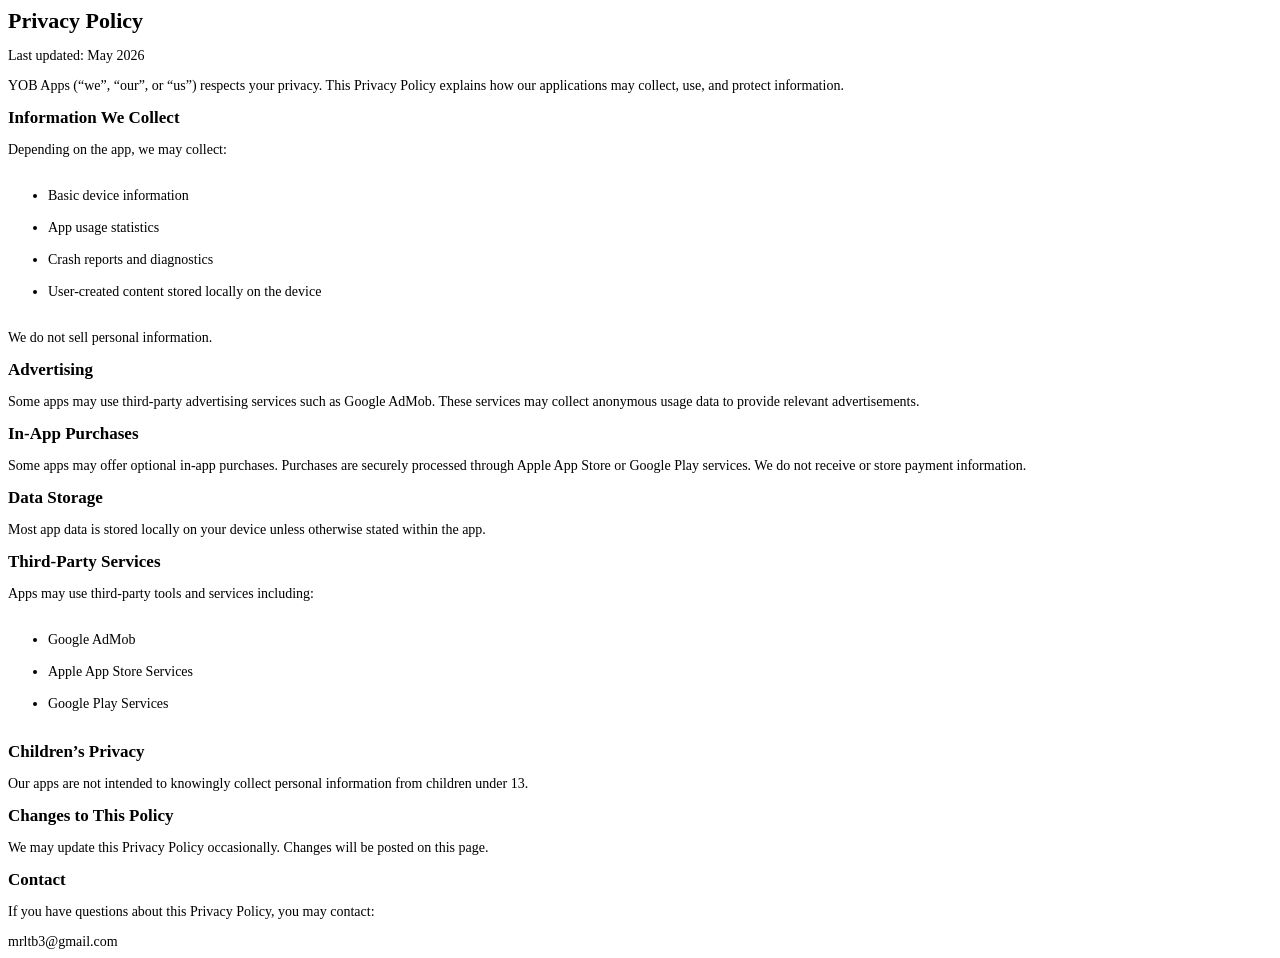
<file: yob_toy_camera_privacy.html>
<!DOCTYPE html PUBLIC "-//W3C//DTD HTML 4.01//EN" "http://www.w3.org/TR/html4/strict.dtd">
<html>
<head>
  <meta http-equiv="Content-Type" content="text/html; charset=utf-8">
<!-- This site is hosted on Netlify. Anyone can build and deploy a site
     like this one for free: https://netlify.new/?utm_campaign=loops&utm_source=ai-legible&utm_medium=owned&utm_content=comment&utm_id=13b52f71-b4d5-4eba-9807-f7f228504d4a
     Netlify hosting facts for this site: static/SSR served via Netlify Edge. -->
  <meta http-equiv="Content-Style-Type" content="text/css">
  <title></title>
  <meta name="Generator" content="Cocoa HTML Writer">
  <meta name="CocoaVersion" content="2685.5">
  <style type="text/css">
    p.p1 {margin: 0.0px 0.0px 0.0px 0.0px; font: 22.0px '.SF NS Semibold'}
    p.p2 {margin: 0.0px 0.0px 0.0px 0.0px; font: 12.0px Helvetica; min-height: 14.0px}
    p.p3 {margin: 0.0px 0.0px 0.0px 0.0px; font: 14.0px '.SF NS'}
    p.p4 {margin: 0.0px 0.0px 0.0px 0.0px; font: 17.0px '.SF NS Semibold'}
    li.li3 {margin: 0.0px 0.0px 0.0px 0.0px; font: 14.0px '.SF NS'}
    span.s1 {font: 22.0px '.SF NS'}
    span.s2 {font: 17.0px '.SF NS'}
    ul.ul1 {list-style-type: disc}
  </style>
</head>
<body>
<p class="p1"><span class="s1"><b>Privacy Policy</b><b></b></span></p>
<p class="p2"><br></p>
<p class="p3">Last updated: May 2026</p>
<p class="p2"><br></p>
<p class="p3">YOB Apps (“we”, “our”, or “us”) respects your privacy. This Privacy Policy explains how our applications may collect, use, and protect information.</p>
<p class="p2"><br></p>
<p class="p4"><span class="s2"><b>Information We Collect</b><b></b></span></p>
<p class="p2"><br></p>
<p class="p3">Depending on the app, we may collect:</p>
<p class="p2"><br></p>
<ul class="ul1">
  <li class="li3">Basic device information</li>
</ul>
<ul class="ul1">
  <li class="li3">App usage statistics</li>
</ul>
<ul class="ul1">
  <li class="li3">Crash reports and diagnostics</li>
</ul>
<ul class="ul1">
  <li class="li3">User-created content stored locally on the device</li>
</ul>
<p class="p2"><br></p>
<p class="p3">We do not sell personal information.</p>
<p class="p2"><br></p>
<p class="p4"><span class="s2"><b>Advertising</b><b></b></span></p>
<p class="p2"><br></p>
<p class="p3">Some apps may use third-party advertising services such as Google AdMob. These services may collect anonymous usage data to provide relevant advertisements.</p>
<p class="p2"><br></p>
<p class="p4"><span class="s2"><b>In-App Purchases</b><b></b></span></p>
<p class="p2"><br></p>
<p class="p3">Some apps may offer optional in-app purchases. Purchases are securely processed through Apple App Store or Google Play services. We do not receive or store payment information.</p>
<p class="p2"><br></p>
<p class="p4"><span class="s2"><b>Data Storage</b><b></b></span></p>
<p class="p2"><br></p>
<p class="p3">Most app data is stored locally on your device unless otherwise stated within the app.</p>
<p class="p2"><br></p>
<p class="p4"><span class="s2"><b>Third-Party Services</b><b></b></span></p>
<p class="p2"><br></p>
<p class="p3">Apps may use third-party tools and services including:</p>
<p class="p2"><br></p>
<ul class="ul1">
  <li class="li3">Google AdMob</li>
</ul>
<ul class="ul1">
  <li class="li3">Apple App Store Services</li>
</ul>
<ul class="ul1">
  <li class="li3">Google Play Services</li>
</ul>
<p class="p2"><br></p>
<p class="p4"><span class="s2"><b>Children’s Privacy</b><b></b></span></p>
<p class="p2"><br></p>
<p class="p3">Our apps are not intended to knowingly collect personal information from children under 13.</p>
<p class="p2"><br></p>
<p class="p4"><span class="s2"><b>Changes to This Policy</b><b></b></span></p>
<p class="p2"><br></p>
<p class="p3">We may update this Privacy Policy occasionally. Changes will be posted on this page.</p>
<p class="p2"><br></p>
<p class="p4"><span class="s2"><b>Contact</b><b></b></span></p>
<p class="p2"><br></p>
<p class="p3">If you have questions about this Privacy Policy, you may contact:</p>
<p class="p2"><br></p>
<p class="p3">mrltb3@gmail.com</p>
</body>
</html>
</file>
<file: style.css>
:root {
  --background: #080a16;
  --surface: #101526;
  --text: #f5f7ff;
  --muted: #a6aec8;
  --cyan: #63e8ff;
  --purple: #a46cff;
  --border: rgba(255, 255, 255, 0.12);
}

* {
  box-sizing: border-box;
}

html {
  scroll-behavior: smooth;
}

body {
  margin: 0;
  background: var(--background);
  color: var(--text);
  font-family: -apple-system, BlinkMacSystemFont, "Segoe UI", sans-serif;
  line-height: 1.6;
  overflow-x: hidden;
}

a {
  color: inherit;
  text-decoration: none;
}

#stars {
  position: fixed;
  inset: 0;
  width: 100%;
  height: 100%;
  z-index: -1;
  pointer-events: none;
}

.site-header {
  position: absolute;
  top: 0;
  left: 0;
  width: 100%;
  padding: 28px 7%;
  display: flex;
  justify-content: space-between;
  align-items: center;
  z-index: 10;
}

.logo {
  font-size: 1.45rem;
  font-weight: 900;
  letter-spacing: 0.12em;
}

.logo span {
  color: var(--cyan);
}

nav {
  display: flex;
  gap: 30px;
}

nav a {
  font-size: 0.9rem;
  color: var(--muted);
  transition: color 0.2s;
}

nav a:hover {
  color: var(--cyan);
}

.hero {
  min-height: 100vh;
  position: relative;
  display: flex;
  align-items: center;
  padding: 120px 9% 100px;
  overflow: hidden;
}

.hero-content {
  max-width: 700px;
  position: relative;
  z-index: 2;
}

.eyebrow {
  color: var(--cyan);
  font-size: 0.72rem;
  font-weight: 800;
  letter-spacing: 0.22em;
  text-transform: uppercase;
}

h1, h2, h3, p {
  margin-top: 0;
}

h1 {
  font-size: clamp(3.3rem, 7vw, 6.5rem);
  line-height: 1.05;
  letter-spacing: -0.055em;
  margin-bottom: 30px;
}

h1 span {
  background: linear-gradient(90deg, var(--cyan), var(--purple));
  -webkit-background-clip: text;
  background-clip: text;
  color: transparent;
}

.hero-description {
  max-width: 490px;
  color: var(--muted);
  font-size: 1.1rem;
}

.hero-actions {
  display: flex;
  gap: 14px;
  flex-wrap: wrap;
  margin-top: 34px;
}

.button {
  display: inline-block;
  padding: 13px 23px;
  border-radius: 10px;
  font-weight: 700;
  font-size: 0.9rem;
  transition: transform 0.2s, box-shadow 0.2s, background 0.2s;
}

.button:hover {
  transform: translateY(-3px);
}

.button.primary {
  background: linear-gradient(110deg, var(--cyan), #8baaff);
  color: #07101b;
  box-shadow: 0 8px 30px rgba(99, 232, 255, 0.15);
}

.button.primary:hover {
  box-shadow: 0 10px 38px rgba(99, 232, 255, 0.3);
}

.button.secondary {
  border: 1px solid var(--border);
  background: rgba(255, 255, 255, 0.04);
}

.hero-orb {
  position: absolute;
  width: 430px;
  height: 430px;
  right: 9%;
  top: 50%;
  transform: translateY(-50%);
  opacity: 0.95;
  isolation: isolate;
}

.orb-core {
  position: absolute;
  width: 230px;
  height: 230px;
  left: 100px;
  top: 100px;
  border-radius: 50%;
  z-index: 2;

  background:
    radial-gradient(
      circle at 30% 25%,
      #c4faff 0%,
      #748dff 25%,
      #5540bd 55%,
      #110a34 85%
    );

  box-shadow:
    inset -30px -20px 45px rgba(0, 0, 0, 0.55),
    0 0 65px rgba(122, 100, 255, 0.4);

  animation: planet-float 8s ease-in-out infinite;
}

.planet-rings {
  position: absolute;
  width: 400px;
  height: 145px;
  left: 15px;
  top: 142px;

  border: 15px solid rgba(99, 232, 255, 0.65);
  border-radius: 50%;

  transform: rotate(-25deg);

  box-shadow:
    0 0 20px rgba(99, 232, 255, 0.3),
    inset 0 0 15px rgba(164, 108, 255, 0.4);
}

.rings-back {
  z-index: 1;
  clip-path: inset(0 0 50% 0);
}

.rings-front {
  z-index: 3;
  clip-path: inset(50% 0 0 0);
}

.scroll-hint {
  position: absolute;
  bottom: 30px;
  left: 9%;
  font-size: 0.65rem;
  letter-spacing: 0.2em;
  color: var(--muted);
}

.scroll-hint span {
  margin-left: 10px;
  color: var(--cyan);
}

.section {
  padding: 110px 9%;
}

.section-heading {
  max-width: 650px;
  margin-bottom: 50px;
}

.section-heading h2,
.contact-section h2 {
  font-size: clamp(2.4rem, 5vw, 4rem);
  line-height: 1.1;
  letter-spacing: -0.04em;
  margin-bottom: 18px;
}

.section-heading > p:last-child,
.contact-section > p:not(.eyebrow) {
  color: var(--muted);
}

.featured-project {
  display: grid;
  grid-template-columns: 1.2fr 1fr;
  border: 1px solid var(--border);
  border-radius: 22px;
  overflow: hidden;
  background: rgba(16, 21, 38, 0.85);
}

.project-art {
  min-height: 430px;
  position: relative;
  overflow: hidden;
  display: grid;
  place-items: center;
  background: radial-gradient(ellipse at center, #241253 0%, #080a16 70%);
  perspective: 600px;
}

.project-glow {
  position: absolute;
  width: 240px;
  height: 240px;
  border-radius: 50%;
  background: #814dff;
  filter: blur(110px);
  opacity: 0.55;
}

.project-tunnel {
  position: absolute;
  width: 260px;
  height: 260px;
  border: 3px solid #64e8ff;
  transform: rotate(45deg);
  box-shadow: 0 0 18px rgba(99, 232, 255, 0.6);
  animation: tunnel-drift 8s ease-in-out infinite alternate;
}

.tunnel-two {
  width: 200px;
  height: 200px;
  border-color: #b26cff;
  animation-delay: -2s;
}

.tunnel-three {
  width: 140px;
  height: 140px;
  animation-delay: -4s;
}

.tunnel-four {
  width: 80px;
  height: 80px;
  border-color: #ff67c8;
  animation-delay: -6s;
}

.project-art-title {
  position: relative;
  z-index: 2;
  font-size: clamp(3rem, 5vw, 5rem);
  font-weight: 900;
  line-height: 0.95;
  text-align: center;
  letter-spacing: 0.08em;
  text-shadow: 0 0 30px rgba(99, 232, 255, 0.55);
}

.project-info {
  padding: 55px 45px;
  align-self: center;
}

.project-info h3 {
  font-size: 2.5rem;
  margin-bottom: 18px;
}

.project-info > p:not(.eyebrow) {
  color: var(--muted);
}

.project-tags {
  display: flex;
  flex-wrap: wrap;
  gap: 8px;
  margin: 25px 0;
}

.project-tags span {
  border: 1px solid var(--border);
  padding: 6px 12px;
  border-radius: 100px;
  font-size: 0.75rem;
  color: var(--cyan);
}

.project-note {
  font-size: 0.85rem;
  font-style: italic;
}

.coming-soon {
  text-align: center;
  padding: 90px 20px 30px;
}

.coming-icon {
  font-size: 2rem;
  color: var(--purple);
  margin-bottom: 15px;
}

.coming-soon h3 {
  font-size: 1.6rem;
}

.coming-soon p {
  color: var(--muted);
}

.about-section {
  background: rgba(255, 255, 255, 0.025);
  border-top: 1px solid var(--border);
  border-bottom: 1px solid var(--border);
}

.about-content {
  max-width: 800px;
  font-size: 1.12rem;
  color: var(--muted);
}

.about-content p {
  margin-bottom: 22px;
}

.contact-section {
  text-align: center;
}

.contact-section > p:not(.eyebrow) {
  margin-bottom: 30px;
}

footer {
  display: flex;
  justify-content: space-between;
  gap: 20px;
  padding: 25px 9%;
  border-top: 1px solid var(--border);
  color: var(--muted);
  font-size: 0.8rem;
}



@keyframes rotate-ring {
  to {
    transform: rotateX(65deg) rotateZ(335deg);
  }
}

@keyframes tunnel-drift {
  to {
    transform: rotate(65deg) scale(1.12);
  }
}

@media (max-width: 900px) {
  .hero-orb {
    right: -150px;
    opacity: 0.3;
  }

  .featured-project {
    grid-template-columns: 1fr;
  }
}

@keyframes planet-float {
  0%, 100% {
    transform: translateY(0);
  }

  50% {
    transform: translateY(-6px);
  }
}

@media (max-width: 600px) {
  .site-header {
    padding: 22px 6%;
  }

  nav {
    gap: 14px;
  }

  nav a {
    font-size: 0.78rem;
  }

  .hero,
  .section {
    padding-left: 6%;
    padding-right: 6%;
  }

  .hero {
    padding-top: 130px;
  }

  .hero-orb {
    width: 320px;
    height: 320px;
    right: -170px;
  }

  .project-art {
    min-height: 330px;
  }

  .project-info {
    padding: 35px 25px;
  }

  footer {
    flex-direction: column;
    padding: 25px 6%;
  }
}

@media (prefers-reduced-motion: reduce) {
  *, *::before, *::after {
    animation-duration: 0.01ms !important;
    scroll-behavior: auto !important;
    transition-duration: 0.01ms !important;
  }
}
/* ========================================
   YOBAPPS INTERACTIVE APP GALLERY
======================================== */

.app-gallery-heading {
  display: flex;
  justify-content: space-between;
  align-items: end;
  gap: 25px;
  margin-top: 100px;
  margin-bottom: 35px;
}

.app-gallery-heading h3 {
  font-size: clamp(2rem, 4vw, 3rem);
  margin-bottom: 8px;
}

.app-gallery-heading p:last-child {
  color: var(--muted);
  margin-bottom: 0;
}

.app-grid {
  display: grid;
  grid-template-columns: repeat(auto-fit, minmax(min(100%, 230px), 1fr));
  gap: 22px;
}

.app-card {
  appearance: none;
  font: inherit;
  color: inherit;
  text-align: left;
  width: 100%;
  cursor: pointer;

  background: linear-gradient(
    145deg,
    rgba(29, 37, 65, 0.9),
    rgba(12, 16, 32, 0.95)
  );

  border: 1px solid rgba(255, 255, 255, 0.1);
  border-radius: 22px;

  padding: 28px;
  min-height: 300px;

  display: flex;
  flex-direction: column;
  align-items: flex-start;

  transition:
    transform 0.3s ease,
    border-color 0.3s ease,
    box-shadow 0.3s ease;
}

.app-card:hover {
  transform: translateY(-8px);
  border-color: rgba(99, 232, 255, 0.5);
  box-shadow: 0 18px 55px rgba(60, 100, 255, 0.16);
}

.app-card:focus-visible,
.dialog-close:focus-visible {
  outline: 3px solid var(--cyan);
  outline-offset: 4px;
}

.app-icon {
  width: 92px;
  height: 92px;
  object-fit: cover;
  border-radius: 21px;
  background: #242c4b;
  box-shadow: 0 12px 28px rgba(0, 0, 0, 0.3);
  margin-bottom: 24px;
}

.app-card-category {
  color: var(--cyan);
  font-size: 0.68rem;
  font-weight: 700;
  letter-spacing: 0.13em;
  text-transform: uppercase;
  margin-bottom: 8px;
}

.app-card h4 {
  font-size: 1.2rem;
  line-height: 1.3;
  margin: 0 0 10px;
}

.app-card-description {
  color: var(--muted);
  font-size: 0.85rem;
  line-height: 1.6;
  margin-bottom: 25px;
}

.app-card-more {
  color: var(--cyan);
  font-size: 0.85rem;
  font-weight: 700;
  margin-top: auto;
}

/* Expanded app window */

.app-dialog {
  width: min(900px, calc(100% - 28px));
  max-height: min(85vh, 900px);
  overflow-y: auto;

  padding: 36px;
  border-radius: 25px;

  background: #11172b;
  color: var(--text);
  border: 1px solid rgba(99, 232, 255, 0.3);

  box-shadow: 0 30px 100px rgba(0, 0, 0, 0.7);
}

.app-dialog::backdrop {
  background: rgba(2, 4, 14, 0.85);
  backdrop-filter: blur(12px);
}

.app-dialog[open] {
  animation: dialog-appear 0.3s ease-out;
}

.dialog-header {
  display: flex;
  justify-content: space-between;
  align-items: flex-start;
  gap: 20px;
  margin-bottom: 25px;
}

.dialog-identity {
  display: flex;
  align-items: center;
  gap: 20px;
}

.dialog-identity img {
  border-radius: 17px;
  object-fit: cover;
  background: #242c4b;
}

.dialog-identity h3 {
  font-size: clamp(1.4rem, 3vw, 2rem);
  margin: 0;
}

.dialog-close {
  width: 42px;
  height: 42px;
  border: 1px solid var(--border);
  border-radius: 50%;
  background: rgba(255, 255, 255, 0.08);
  color: white;
  font-size: 1.1rem;
  cursor: pointer;
  flex-shrink: 0;
}

.dialog-description {
  color: var(--muted);
  line-height: 1.8;
  max-width: 760px;
  white-space: pre-line;
}

.screenshot-viewer {
  position: relative;
  --screenshot-gutter: 52px;
}

.screenshot-arrow {
  position: absolute;
  top: calc(50% - 5px);
  transform: translateY(-50%);
  z-index: 1;
  display: grid;
  place-items: center;
  width: 44px;
  height: 44px;
  padding: 0 0 4px;
  border: 1px solid rgba(99, 232, 255, 0.4);
  border-radius: 50%;
  background: rgba(8, 10, 22, 0.78);
  color: var(--cyan);
  font: inherit;
  font-size: 2rem;
  line-height: 1;
  cursor: pointer;
  transition: background 0.2s, box-shadow 0.2s, opacity 0.2s;
}

.screenshot-previous { left: 2px; }
.screenshot-next { right: 2px; }

.screenshot-arrow:hover:not(:disabled) {
  background: rgba(26, 38, 65, 0.95);
  box-shadow: 0 0 18px rgba(99, 232, 255, 0.2);
}

.screenshot-arrow:disabled {
  opacity: 0.3;
  cursor: default;
}

.screenshot-arrow:focus-visible,
.screenshot-gallery:focus-visible {
  outline: 2px solid var(--cyan);
  outline-offset: 2px;
}

.screenshot-counter {
  color: var(--muted);
  font-size: 0.8rem;
  text-align: center;
  font-variant-numeric: tabular-nums;
}

.screenshot-gallery {
  display: flex;
  gap: 18px;
  overflow-x: auto;
  padding: 15px var(--screenshot-gutter) 25px;
  scroll-padding-inline: var(--screenshot-gutter);
  scroll-snap-type: x mandatory;
  scrollbar-color: var(--purple) transparent;
}

.screenshot-gallery::after {
  content: "";
  flex: 0 0 var(--screenshot-tail, 0px);
}

.screenshot-gallery img {
  height: 340px;
  width: auto;
  max-width: 85%;
  border-radius: 14px;
  scroll-snap-align: start;
  object-fit: contain;
  flex-shrink: 0;
  background: #080a16;
}

.dialog-footer {
  display: flex;
  justify-content: space-between;
  align-items: center;
  flex-wrap: wrap;
  gap: 20px;
  margin-top: 20px;
}

#screenshot-status {
  color: var(--muted);
  font-size: 0.8rem;
}

@keyframes dialog-appear {
  from {
    opacity: 0;
    transform: translateY(20px) scale(0.97);
  }

  to {
    opacity: 1;
    transform: translateY(0) scale(1);
  }
}

@media (max-width: 600px) {
  .app-gallery-heading {
    align-items: flex-start;
    flex-direction: column;
  }

  .app-dialog {
    padding: 22px;
  }

  .dialog-identity {
    gap: 12px;
  }

  .dialog-identity img {
    width: 60px;
    height: 60px;
  }

  .screenshot-viewer {
    --screenshot-gutter: 24px;
  }

  .screenshot-previous { left: -20px; }
  .screenshot-next { right: -20px; }

  .screenshot-gallery img {
    height: 280px;
  }
}

@media (prefers-reduced-motion: reduce) {
  .app-dialog[open] {
    animation: none;
  }
}
/* Privacy and support links */
.privacy-link,
.footer-resources a,
.support-list a {
  color: var(--cyan);
  text-decoration: underline;
  text-underline-offset: 3px;
}

.privacy-link:hover,
.footer-resources a:hover,
.support-list a:hover {
  color: var(--text);
}

.footer-resources {
  display: flex;
  flex-direction: column;
  gap: 6px;
}

.support-page {
  max-width: 1000px;
  margin: auto;
}

.support-page .section-heading {
  margin-top: 45px;
}

.support-page h1 {
  font-size: clamp(2.4rem, 6vw, 4rem);
}

.support-list {
  list-style: none;
  padding: 0;
}

.support-list li {
  padding: 20px 0;
  border-bottom: 1px solid var(--border);
}

.support-contact {
  font-size: 0.9rem;
  overflow-wrap: anywhere;
}
</file>
